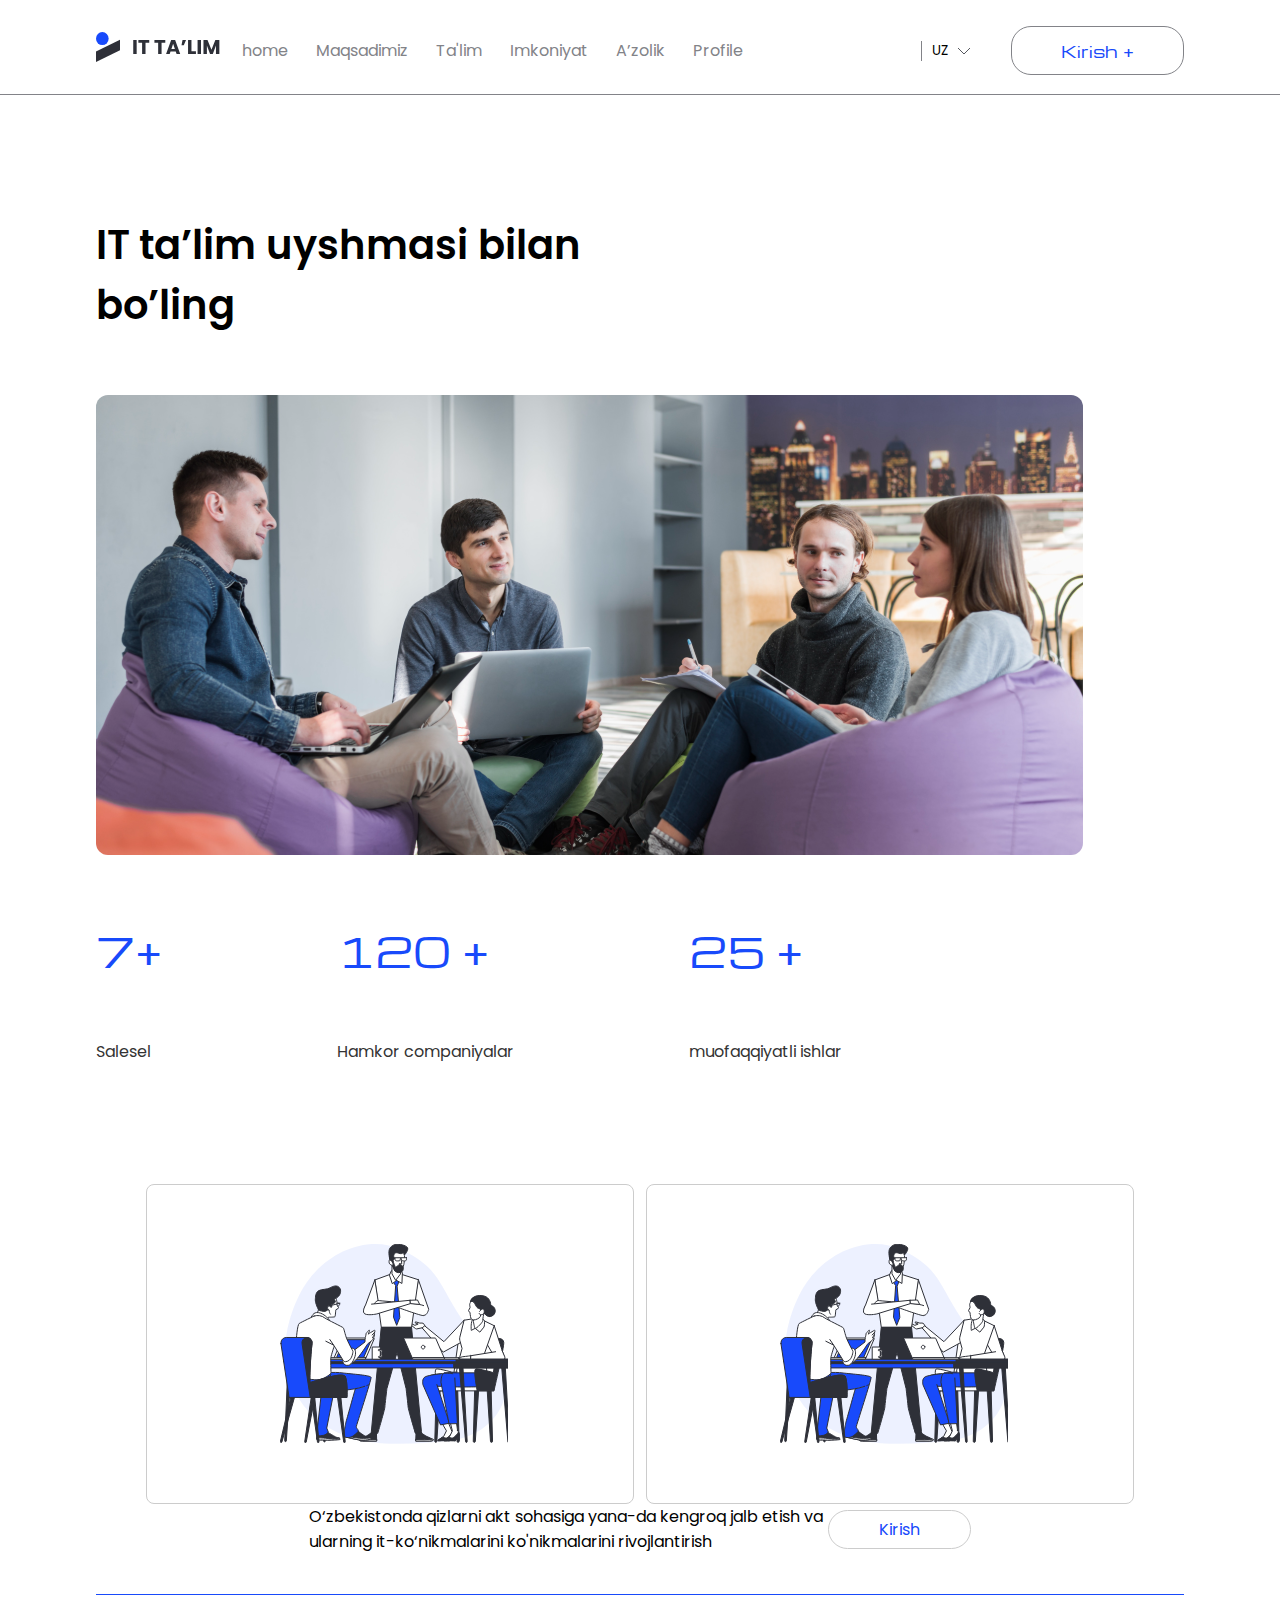
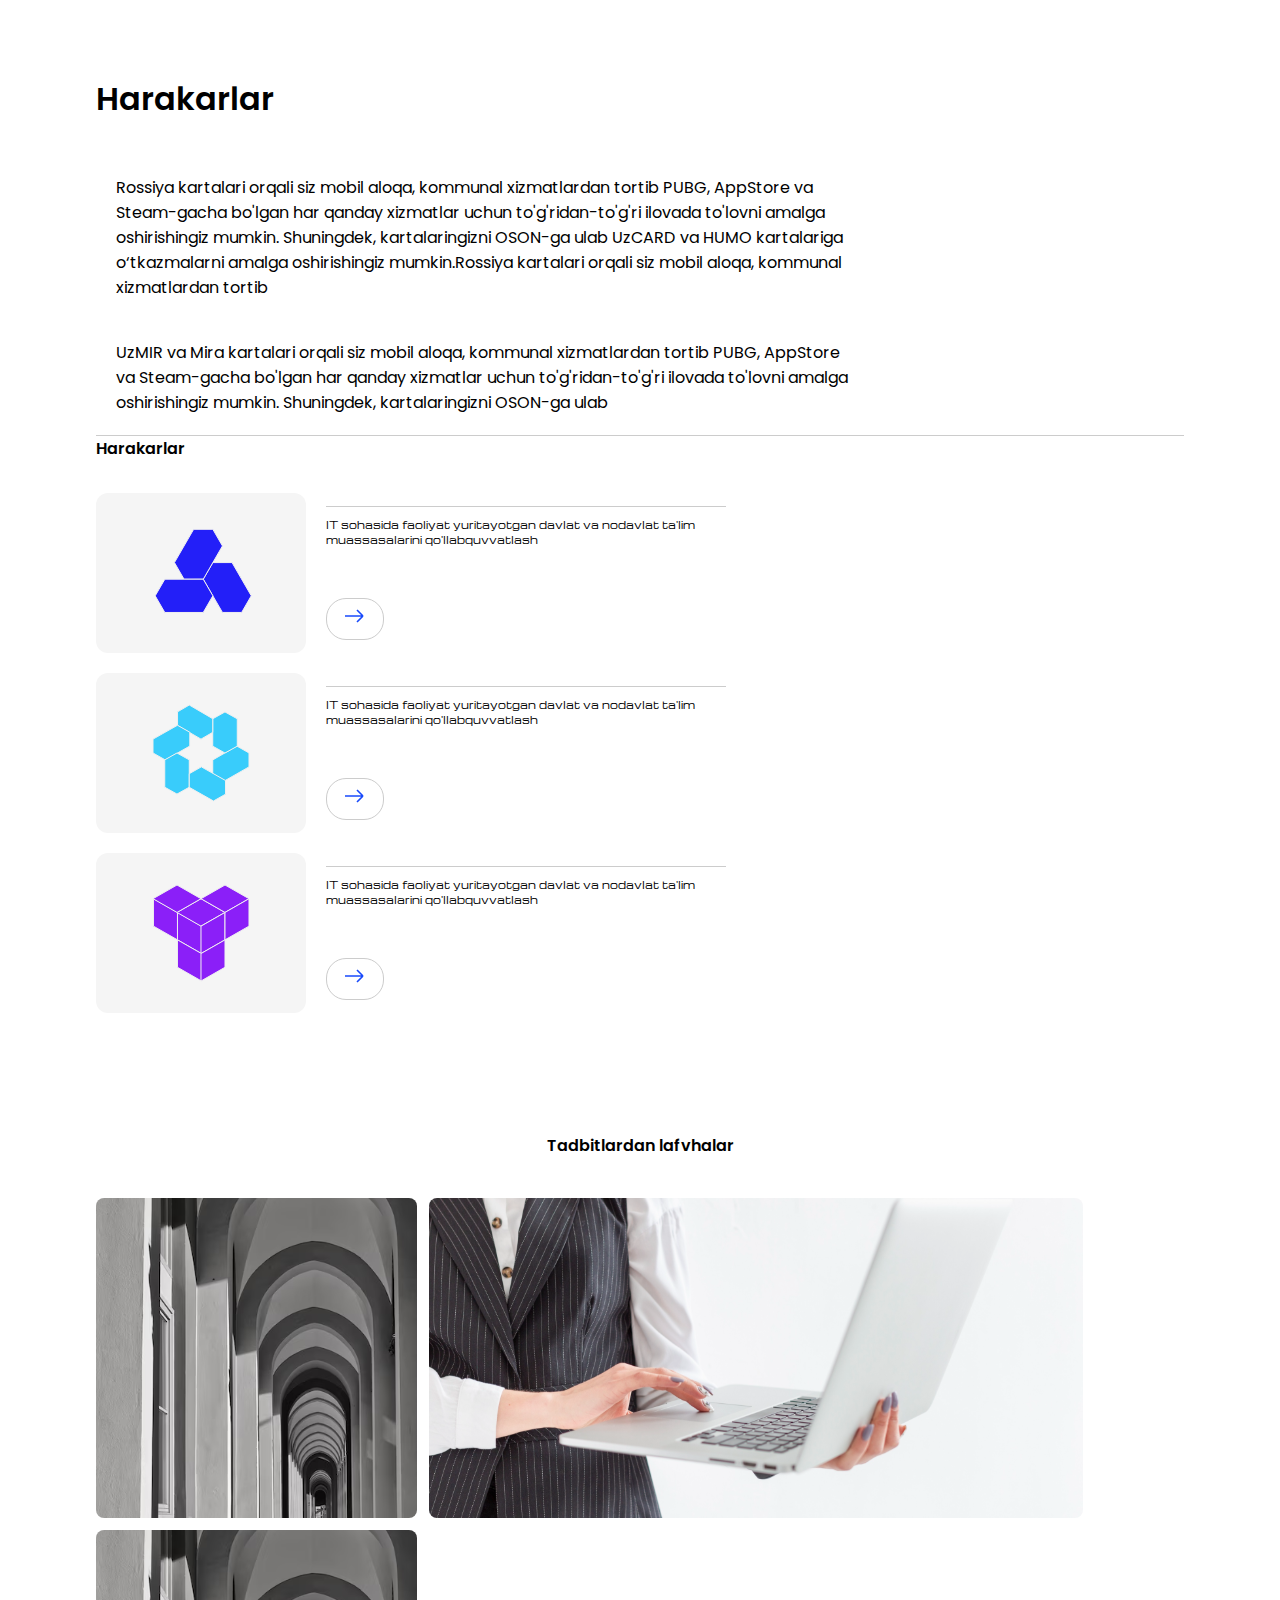
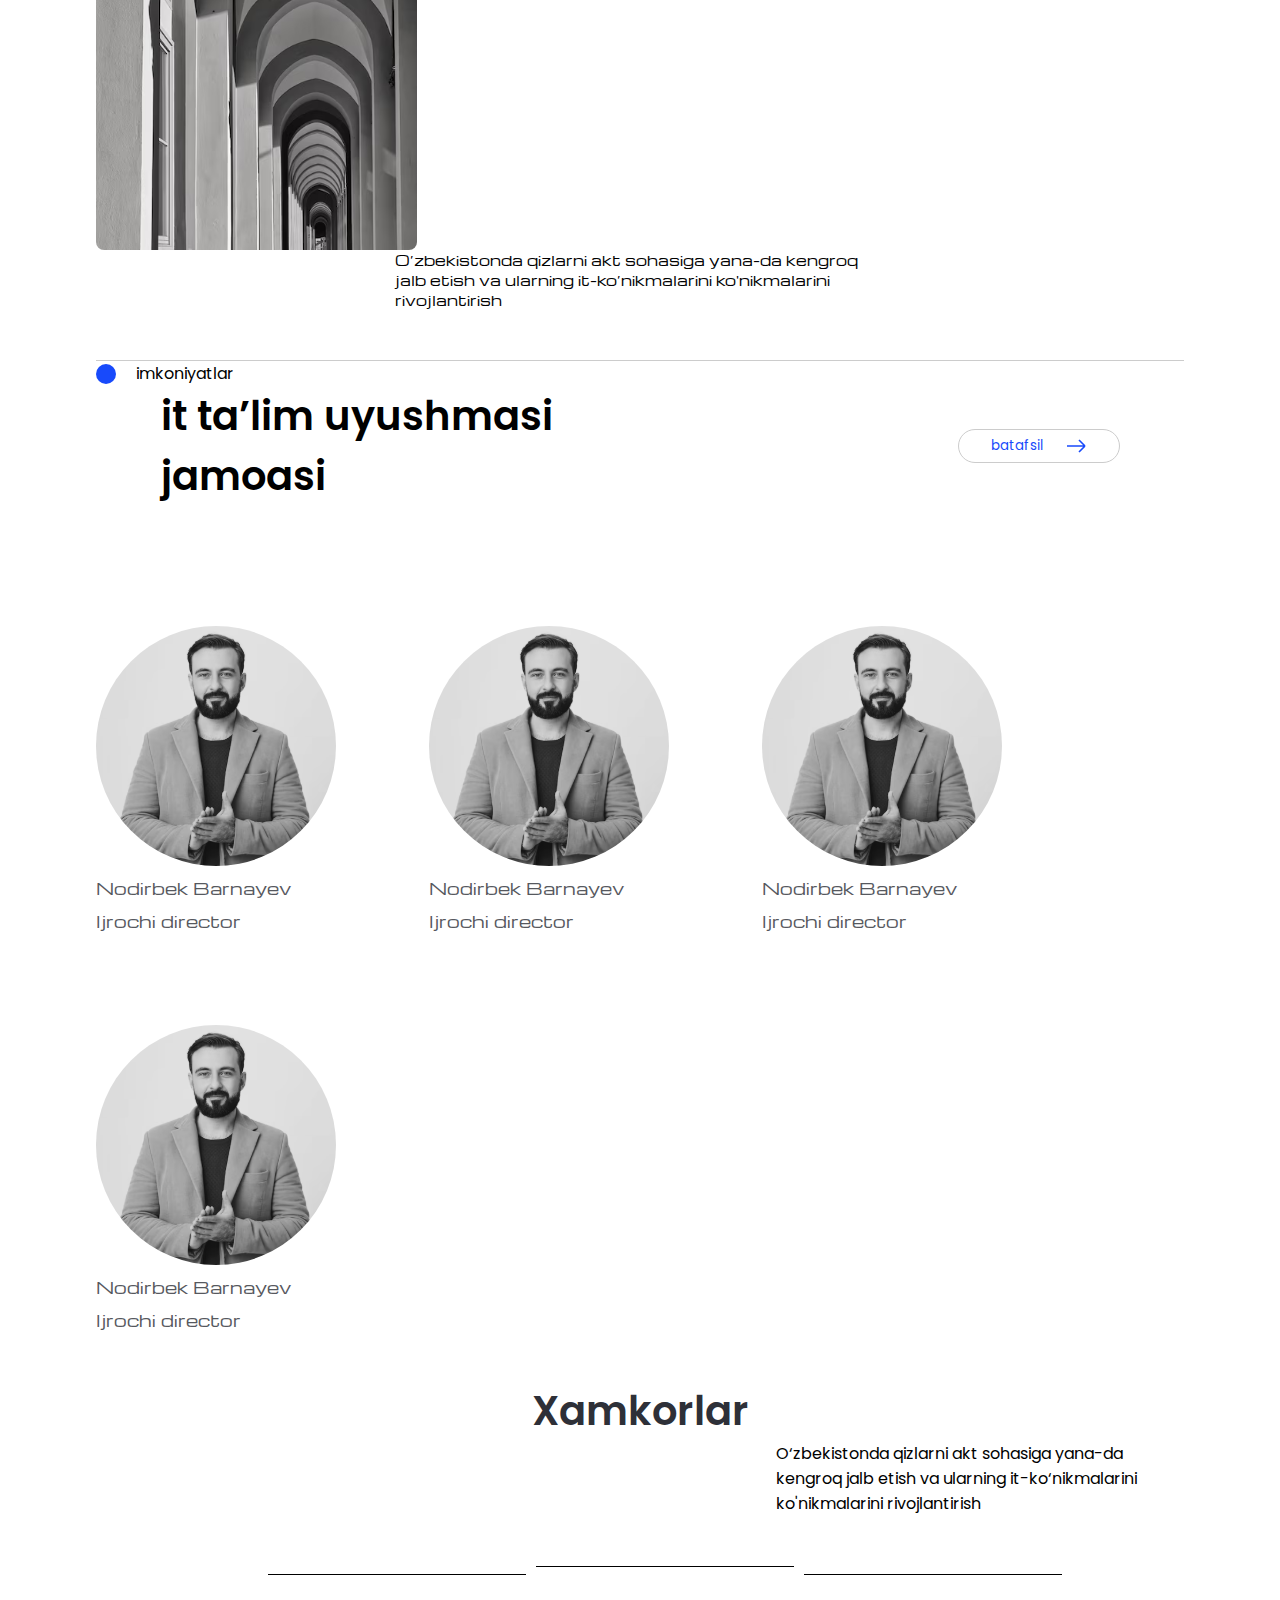
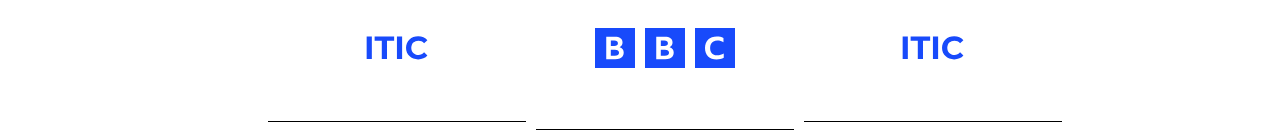
<file: pages/abaut.html>
<!DOCTYPE html>
<html lang="en">

<head>
    <meta charset="UTF-8">
    <meta name="viewport" content="width=device-width, initial-scale=1.0">
    <link rel="stylesheet" href="../css/about.min.css">
    <title>Document</title>
</head>

<body>
    <header class="header">
        <nav class="headder_nav container">
            <div class="header_nav-left">
                <div class="header_nav-logo"><a href="abaut.html"><img src="../images/logo.svg" alt="logo"></a></div>
                <ul class="header_nav-list">
                    <li class="header_nav-link">
                        <a href="../index.html">home</a>
                    </li>
                    <li class="header_nav-link">
                        <a href="./maqsadimiz.html">Maqsadimiz</a>
                    </li>
                    <li class="header_nav-link">
                        <a href="./talim.html">Ta'lim</a>
                    </li>
                    <li class="header_nav-link">
                        <a href="#">Imkoniyat</a>
                    </li>
                    <li class="header_nav-link">
                        <a href="#">A’zolik</a>
                    </li>
                    <li class="header_nav-link">
                        <a href="#">Profile</a>
                    </li>
                </ul>


            </div>
            <div class="header_nav-right">
                <i class="fa-solid fa-bars"></i>
                <button type="menu" class="header-btn-menu">
                    <span class="headder_btn-menu">
                        <p>UZ</p>
                        <img src="../images/strelkab.svg" alt="strelka-bottom">
                    </span>
                </button>

                <button type="submit" class="header_btn-submit">
                    <p>Kirish +</p>
                </button>

            </div>

        </nav>
    </header>

    <section class="about_hero container">
        <div class="about_wrapper">
            <p class="about_title">
                IT ta’lim uyshmasi bilan bo’ling
            </p>

            <div class="about_hero-img">
                <img src="../images/Business concept with team close up.svg" alt="">
            </div>

            <div class="about_hero-bottom">
                <div class="about-bottom-info">
                    <p class="about_hero-bottom-info">
                        7+
                    </p>

                    <p class="about_hero-bottom-desc">
                        Salesel
                    </p>
                </div>
                <div class="about-bottom-info">
                    <p class="about_hero-bottom-info">
                        120 +
                    </p>

                    <p class="about_hero-bottom-desc">
                        Hamkor companiyalar
                    </p>
                </div>
                <div class="about-bottom-info">
                    <p class="about_hero-bottom-info">
                        25 +
                    </p>

                    <p class="about_hero-bottom-desc">
                        muofaqqiyatli ishlar
                    </p>
                </div>
            </div>
        </div>
    </section>
    <section class="about-hero_bottom container">
        <div class="about-hero_bottom-cards">

            <div class="card">
                <img src="../images/aboutimg.svg" alt="" class="about_img">
            </div>
            <div class="card">
                <img src="../images/aboutimg.svg" alt="" class="about_img">
            </div>
        </div>

        <div class="about-hero_bottom-cards_bottom">
            <p class="about-hero_bottom-cards_bottom-desc">O‘zbekistonda qizlarni akt sohasiga yana-da kengroq jalb
                etish va ularning it-ko‘nikmalarini
                ko'nikmalarini rivojlantirish </p>
            <button type="submit" class="about-hero_bottom-cards_bottom-btn">Kirish</button>
        </div>


    </section>

    <section class="about-harakatlar container">
        <div class="about_harakatlar-wrapper">
            <p class="about_harakatlar-title">Harakarlar</p>

            <p class="about_harakatlar-wrapper-info">
                Rossiya kartalari orqali siz mobil aloqa, kommunal xizmatlardan tortib PUBG, AppStore va Steam-gacha
                bo'lgan har qanday xizmatlar uchun to'g'ridan-to'g'ri ilovada to'lovni amalga oshirishingiz mumkin.
                Shuningdek, kartalaringizni OSON-ga ulab UzCARD va HUMO kartalariga o‘tkazmalarni amalga oshirishingiz
                mumkin.Rossiya kartalari orqali siz mobil aloqa, kommunal xizmatlardan tortib
            </p>

            <p class="about_harakatlar-wrapper-info">
                UzMIR va Mira kartalari orqali siz mobil aloqa, kommunal xizmatlardan tortib PUBG, AppStore va
                Steam-gacha bo'lgan har qanday xizmatlar uchun to'g'ridan-to'g'ri ilovada to'lovni amalga oshirishingiz
                mumkin. Shuningdek, kartalaringizni OSON-ga ulab
            </p>
        </div>

    </section>


    <section class=" about-desc  container">
        <div class="about-desc-wrapper">
            <p class="about-desc-title">Harakarlar</p>


        </div>
        <div class="about-desc-cards-wrapper">
            <div class="about-desc-card">
                <img src="../images/aboutcard.svg" alt="">
                <div class="about-desc-card_left">
                    <p class="about-desc-card_left-text">IT sohasida faoliyat yuritayotgan davlat va nodavlat ta'lim
                        muassasalarini qo'llabquvvatlash</p>
                    <button class="about-desc-card_left-btn"><img src="../images/Vector 64.svg" alt=""></button>
                </div>
            </div>
            <div class="about-desc-card">
                <img src="../images/2.svg" alt="">
                <div class="about-desc-card_left">
                    <p class="about-desc-card_left-text">IT sohasida faoliyat yuritayotgan davlat va nodavlat ta'lim
                        muassasalarini qo'llabquvvatlash</p>
                    <button class="about-desc-card_left-btn"><img src="../images/Vector 64.svg" alt=""></button>
                </div>
            </div>
            <div class="about-desc-card">
                <img src="../images/3.svg" alt="">
                <div class="about-desc-card_left">
                    <p class="about-desc-card_left-text">IT sohasida faoliyat yuritayotgan davlat va nodavlat ta'lim
                        muassasalarini qo'llabquvvatlash</p>
                    <button class="about-desc-card_left-btn"><img src="../images/Vector 64.svg" alt=""></button>
                </div>
            </div>
        </div>


    </section>

    <section class="tadbitlar container">
        <div class="tadbitlar_wrapper">
            <p class="tadbitlar_title">Tadbitlardan lafvhalar</p>

        </div>

        <div class="tadbitlar-images">
            <img src="../images/t1.svg" alt="">
            <img src="../images/t2.svg" alt="">
            <img src="../images/t1.svg" alt="">
        </div>

        <div class="tadbitlar_wrapper">
            <p class="tadbitlar-text">
                O‘zbekistonda qizlarni akt sohasiga yana-da kengroq jalb etish va ularning it-ko‘nikmalarini
                ko'nikmalarini rivojlantirish
            </p>
        </div>
    </section>

    <section class="talimuyushmasi container">
        <span class="partniyorlar_top">
            <img src="../images/bluesrcle.svg" alt="">
            <p>imkoniyatlar</p>
        </span>

        <div class="talimuyushmasi_wrapper">
            <p class="talimuyushmasi_title">it ta’lim uyushmasi jamoasi</p>
            <button class="talimuyushmasi_top-btn">
                <span class="top-btn">
                    <p>batafsil</p>
                    <img src="../images/Vector 64.svg" alt="">
                </span>
            </button>
        </div>

        <div class="talimuyushmasi_cards">
            <div class="talimuyushmasi_card">
                <img src="../images/nodirbek.svg" alt="">
                <p class="talimuyushmasi-card_info">Nodirbek Barnayev</p>
                <p class="talimuyushmasi-card_desc">Ijrochi director</p>
            </div>
            <div class="talimuyushmasi_card">
                <img src="../images/nodirbek.svg" alt="">
                <p class="talimuyushmasi-card_info">Nodirbek Barnayev</p>
                <p class="talimuyushmasi-card_desc">Ijrochi director</p>
            </div>
            <div class="talimuyushmasi_card">
                <img src="../images/nodirbek.svg" alt="">
                <p class="talimuyushmasi-card_info">Nodirbek Barnayev</p>
                <p class="talimuyushmasi-card_desc">Ijrochi director</p>
            </div>
            <div class="talimuyushmasi_card">
                <img src="../images/nodirbek.svg" alt="">
                <p class="talimuyushmasi-card_info">Nodirbek Barnayev</p>
                <p class="talimuyushmasi-card_desc">Ijrochi director</p>
            </div>
        </div>
    </section>

    <section class="partniyorlar container">
        <span class="partniyorlar_top">
            <img src="../images/bluesrcle.svg" alt="">
            <p>imkoniyatlarf</p>
        </span>

        <div class="wrapper_title">
            <p class="partniyorlar_title">
                Xamkorlar
            </p>
        </div>
        <div class="wrapper_desc">
            <p class="partniyorlar_desc">
                O‘zbekistonda qizlarni akt sohasiga yana-da kengroq jalb etish va ularning it-ko‘nikmalarini ko'nikmalarini rivojlantirish 
            </p>
        </div>

        <div class="wrapper_cards-bottom">
            <div class="card-partniyorlar">
                <img src="../images/ITIC.svg" alt="" class="card_partniyorlar_text">
            </div>
            <div class="card-partniyorlar">
                <img src="../images/BBC_Logo_2021 3.svg" alt="" class="card_partniyorlar_text">
            </div>
            <div class="card-partniyorlar">
                <img src="../images/ITIC.svg" alt="" class="card_partniyorlar_text">
            </div>
        </div>
    </section>
</body>

</html>
</file>
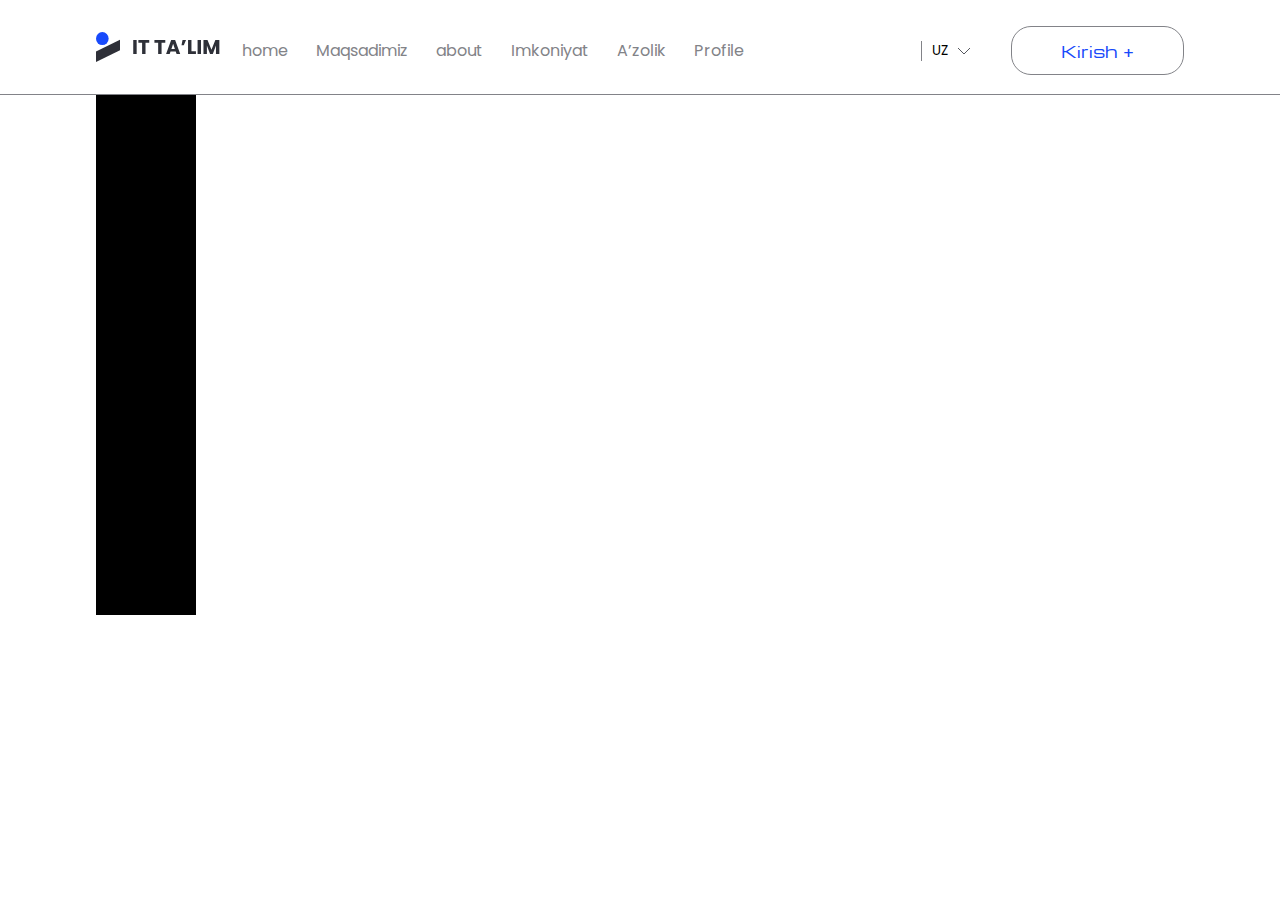
<file: pages/talim.html>
<!DOCTYPE html>
<html lang="en">
<head>
    <meta charset="UTF-8">
    <meta name="viewport" content="width=device-width, initial-scale=1.0">
    <link rel="stylesheet" href="../css/talim.min.css">
    <title>Document</title>
</head>
<body>
    <header class="header">
        <nav class="headder_nav container">
            <div class="header_nav-left">
                <div class="header_nav-logo"><a href="talim.html"><img src="../images/logo.svg" alt="logo"></a>
                </div>
                <ul class="header_nav-list">
                    <li class="header_nav-link">
                        <a href="../index.html">home</a>
                    </li>
                    <li class="header_nav-link">
                        <a href="./abaut.html">Maqsadimiz</a>
                    </li>
                    <li class="header_nav-link">
                        <a href="./abaut.html">about</a>
                    </li>
                    <li class="header_nav-link">
                        <a href="#">Imkoniyat</a>
                    </li>
                    <li class="header_nav-link">
                        <a href="#">A’zolik</a>
                    </li>
                    <li class="header_nav-link">
                        <a href="#">Profile</a>
                    </li>
                </ul>


            </div>
            <div class="header_nav-right">
                <i class="fa-solid fa-bars"></i>
                <button type="menu" class="header-btn-menu">
                    <span class="headder_btn-menu">
                        <p>UZ</p>
                        <img src="../images/strelkab.svg" alt="strelka-bottom">
                    </span>
                </button>

                <button type="submit" class="header_btn-submit">
                    <p>Kirish +</p>
                </button>

            </div>

        </nav>
    </header>

    <section class="talim-hero container">
        <div class="talim-hero-card">
            tfcvyvybyb
        </div>
    </section>
</body>
</html>
</file>
<file: css/about.min.css>
@import"https://fonts.googleapis.com/css2?family=Michroma&display=swap";@import"https://fonts.googleapis.com/css2?family=Poppins:ital,wght@0,100;0,200;0,300;0,400;0,500;0,600;0,700;0,800;0,900;1,100;1,200;1,300;1,400;1,500;1,600;1,700;1,800;1,900&display=swap";.header{padding-top:26px;border-bottom:1px solid #828388;padding-bottom:19px}.header .headder_nav{display:flex;align-items:center;justify-content:space-between}.header .headder_nav .header_nav-left{display:flex;align-items:center;gap:96px}.header .headder_nav .header_nav-left .header_nav-list{display:flex;align-items:center;gap:28px;color:#828388}.header .headder_nav .header_nav-left .header_nav-list{display:none}.header .headder_nav .header_nav-right{display:flex;align-items:center;gap:20px}.header .headder_nav .header_nav-right .header-btn-menu{background-color:rgba(0,0,0,0);border:none;border-left:1px solid #828388;padding-left:10px}.header .headder_nav .header_nav-right .header-btn-menu .headder_btn-menu{display:flex;gap:8px}.header .headder_nav .header_nav-right .header_btn-submit{padding:8px 20px;border:1px solid #828388;border-radius:20px;display:none;align-items:center;gap:16px;background-color:rgba(0,0,0,0)}.header .headder_nav .header_nav-right .header_btn-submit p{color:#184afb;font-size:12px;font-weight:200;font-family:"Michroma",sans-serif}@media(min-width: 660px){.header{padding-top:26px}.header .headder_nav{display:flex;justify-content:space-between}.header .headder_nav .header_nav-left{display:flex;align-items:center;gap:96px}.header .headder_nav .header_nav-left .header_nav-list{display:flex;align-items:center;gap:28px;color:#828388}.header .headder_nav .header_nav-left .header_nav-list{display:none}.header .headder_nav .header_nav-right{display:flex;align-items:center;gap:40px}.header .headder_nav .header_nav-right .header-btn-menu{background-color:rgba(0,0,0,0);border:none;border-left:1px solid #828388}.header .headder_nav .header_nav-right .header-btn-menu .headder_btn-menu{display:flex;gap:8px}.header .headder_nav .header_nav-right .header_btn-submit{padding:12px 49px;border:1px solid #828388;border-radius:20px;display:flex;align-items:center;gap:16px;background-color:rgba(0,0,0,0)}.header .headder_nav .header_nav-right .header_btn-submit p{color:#184afb;font-size:16px;font-weight:400;font-family:"Michroma",sans-serif}}@media(min-width: 1081px){.header{padding-top:26px}.header .headder_nav{display:flex;justify-content:space-between}.header .headder_nav .header_nav-left{display:flex;align-items:center;gap:20px}.header .headder_nav .header_nav-left .header_nav-list{display:flex;align-items:center;gap:28px;color:#828388}.header .headder_nav .header_nav-left .header_nav-list{display:flex}.header .headder_nav .header_nav-right{display:flex;align-items:center;gap:40px}.header .headder_nav .header_nav-right i{display:none}.header .headder_nav .header_nav-right .header-btn-menu{background-color:rgba(0,0,0,0);border:none;border-left:1px solid #828388}.header .headder_nav .header_nav-right .header-btn-menu .headder_btn-menu{display:flex;gap:8px}.header .headder_nav .header_nav-right .header_btn-submit{padding:12px 49px;border:1px solid #828388;border-radius:20px;display:flex;align-items:center;gap:16px;background-color:rgba(0,0,0,0)}.header .headder_nav .header_nav-right .header_btn-submit p{color:#184afb;font-size:16px;font-weight:400;font-family:"Michroma",sans-serif}}@media(min-width: 1440px){.header{padding-top:26px}.header .headder_nav{display:flex;justify-content:space-between}.header .headder_nav .header_nav-left{display:flex;align-items:center;gap:96px}.header .headder_nav .header_nav-left .header_nav-list{display:flex;align-items:center;gap:28px;color:#828388}.header .headder_nav .header_nav-left .header_nav-list{display:flex}.header .headder_nav .header_nav-right{display:flex;align-items:center;gap:75px}.header .headder_nav .header_nav-right i{display:none}.header .headder_nav .header_nav-right .header-btn-menu{background-color:rgba(0,0,0,0);border:none;border-left:1px solid #828388}.header .headder_nav .header_nav-right .header-btn-menu .headder_btn-menu{display:flex;gap:8px}.header .headder_nav .header_nav-right .header_btn-submit{padding:12px 49px;border:1px solid #828388;border-radius:20px;display:flex;align-items:center;gap:16px;background-color:rgba(0,0,0,0)}.header .headder_nav .header_nav-right .header_btn-submit p{color:#184afb;font-size:16px;font-weight:400;font-family:"Michroma",sans-serif}}*{margin:0;padding:0;box-sizing:border-box;font-family:"Poppins",sans-serif;text-decoration:none;list-style-type:none}.container{width:85%;margin:0 auto;max-width:1440px}button{cursor:pointer}a{color:inherit}.about_hero .about_wrapper{margin-top:120px;display:flex;flex-direction:column;align-items:start;justify-content:center;gap:60px}.about_hero .about_wrapper .about_title{font-size:20px;font-weight:600;width:223px}.about_hero .about_hero-bottom{display:flex;align-items:center;gap:100px}.about_hero .about_hero-bottom .about_hero-bottom-info{font-size:20px;font-weight:200;color:#184afb;font-family:Michroma;padding-bottom:30px}.about_hero .about_hero-bottom .about_hero-bottom-desc{font-size:10px;font-weight:400;color:#333}@media(min-width: 768px){.about_hero .about_wrapper{margin-top:120px;display:flex;flex-direction:column;align-items:start;justify-content:center;gap:60px}.about_hero .about_wrapper .about_title{font-size:30px;font-weight:600;width:290px}.about_hero .about_hero-bottom{display:flex;align-items:center;gap:175px}.about_hero .about_hero-bottom .about_hero-bottom-info{font-size:30px;font-weight:200;color:#184afb;font-family:Michroma;padding-bottom:45px}.about_hero .about_hero-bottom .about_hero-bottom-desc{font-size:16px;font-weight:400;color:#333}}@media(min-width: 768px){.about_hero .about_wrapper{margin-top:120px;display:flex;flex-direction:column;align-items:start;justify-content:center;gap:60px}.about_hero .about_wrapper .about_title{font-size:40px;font-weight:600;width:493px}.about_hero .about_hero-bottom{display:flex;align-items:center;gap:175px}.about_hero .about_hero-bottom .about_hero-bottom-info{font-size:40px;font-weight:400;color:#184afb;font-family:Michroma;padding-bottom:60px}.about_hero .about_hero-bottom .about_hero-bottom-desc{font-size:16px;font-weight:400;color:#333}}.about-hero_bottom{padding-bottom:40px;border-bottom:1px solid #184afb}.about-hero_bottom .about-hero_bottom-cards{padding-top:120px;display:flex;flex-direction:column;align-items:center;justify-content:center;gap:12px}.about-hero_bottom .about-hero_bottom-cards .card{display:flex;align-items:center;justify-content:center;width:488px;height:320px;border:1px solid #ccc;border-radius:8px}.about-hero_bottom .about-hero_bottom-cards_bottom-desc{font-size:10px;font-weight:400;width:300px}.about-hero_bottom .about-hero_bottom-cards_bottom-btn{font-size:16px;font-weight:400;color:#184afb;padding:5px 40px;border-radius:20px;background-color:rgba(0,0,0,0);border:1px solid #ccc}.about-hero_bottom .about-hero_bottom-cards_bottom{display:flex;align-items:center;justify-content:center}@media(min-width: 768px){.about-hero_bottom .about-hero_bottom-cards{padding-top:120px;display:flex;flex-direction:column;align-items:center;justify-content:center;gap:12px}.about-hero_bottom .about-hero_bottom-cards .card{display:flex;align-items:center;justify-content:center;width:488px;height:320px;border:1px solid #ccc;border-radius:8px}.about-hero_bottom .about-hero_bottom-cards_bottom-desc{font-size:16px;font-weight:400;width:400px}.about-hero_bottom .about-hero_bottom-cards_bottom-btn{font-size:16px;font-weight:400;color:#184afb;padding:6px 50px;border-radius:20px;background-color:rgba(0,0,0,0);border:1px solid #ccc}.about-hero_bottom .about-hero_bottom-cards_bottom{display:flex;align-items:center;justify-content:center}}@media(min-width: 992px){.about-hero_bottom .about-hero_bottom-cards{padding-top:120px;display:flex;flex-direction:row;align-items:center;justify-content:center;gap:12px}.about-hero_bottom .about-hero_bottom-cards .card{display:flex;align-items:center;justify-content:center;width:488px;height:320px;border:1px solid #ccc;border-radius:8px}.about-hero_bottom .about-hero_bottom-cards_bottom-desc{font-size:16px;font-weight:400;width:519px}.about-hero_bottom .about-hero_bottom-cards_bottom-btn{font-size:16px;font-weight:400;color:#184afb;padding:6px 50px;border-radius:20px;background-color:rgba(0,0,0,0);border:1px solid #ccc}.about-hero_bottom .about-hero_bottom-cards_bottom{display:flex;align-items:center;justify-content:center}}.about-harakatlar{border-bottom:1px solid #ccc;padding-top:80px}.about-harakatlar .about_harakatlar-wrapper{display:flex;flex-direction:column;align-items:start;justify-content:center}.about-harakatlar .about_harakatlar-wrapper .about_harakatlar-title{font-size:26px;font-weight:600;padding-bottom:32px}.about-harakatlar .about_harakatlar-wrapper .about_harakatlar-wrapper-info{padding:20px;font-size:14px;font-weight:400;width:500px}@media(min-width: 768px){.about-harakatlar{border-bottom:1px solid #ccc;padding-top:80px}.about-harakatlar .about_harakatlar-wrapper{display:flex;flex-direction:column;align-items:start;justify-content:center}.about-harakatlar .about_harakatlar-wrapper .about_harakatlar-title{font-size:26px;font-weight:600;padding-bottom:32px}.about-harakatlar .about_harakatlar-wrapper .about_harakatlar-wrapper-info{padding:20px;font-size:46px;font-weight:400;width:600px}}@media(min-width: 992px){.about-harakatlar{border-bottom:1px solid #ccc;padding-top:80px}.about-harakatlar .about_harakatlar-wrapper{display:flex;flex-direction:column;align-items:start;justify-content:center}.about-harakatlar .about_harakatlar-wrapper .about_harakatlar-title{font-size:32px;font-weight:600;padding-bottom:32px}.about-harakatlar .about_harakatlar-wrapper .about_harakatlar-wrapper-info{padding:20px;font-size:16px;font-weight:400;width:782px}}.about-desc .about-desc-wrapper{display:flex;align-items:center;justify-content:start}.about-desc .about-desc-wrapper .about-desc-title{font-size:16px;font-weight:600;padding-bottom:32px}.about-desc .about-desc-cards-wrapper{display:flex;flex-direction:column;align-items:start;justify-content:center;gap:20px}.about-desc .about-desc-cards-wrapper .about-desc-card{display:flex;align-items:center;gap:20px}.about-desc .about-desc-cards-wrapper .about-desc-card_left-text{border-top:1px solid #ccc;padding-top:10px;padding-bottom:51px;font-size:10px;font-weight:400;font-family:Michroma;width:400px}.about-desc .about-desc-cards-wrapper .about-desc-card_left-btn{padding:10px 18px;border-radius:20px;border:1px solid #ccc;background-color:rgba(0,0,0,0)}@media(min-with: 768px){.about-desc .about-desc-wrapper{display:flex;align-items:center;justify-content:start}.about-desc .about-desc-wrapper .about-desc-title{font-size:28px;font-weight:600;padding-bottom:32px}.about-desc .about-desc-cards-wrapper{display:flex;flex-direction:column;align-items:start;justify-content:center;gap:20px}.about-desc .about-desc-cards-wrapper .about-desc-card{display:flex;align-items:center;gap:20px}.about-desc .about-desc-cards-wrapper .about-desc-card_left-text{border-top:1px solid #ccc;padding-top:10px;padding-bottom:51px;font-size:16px;font-weight:400;font-family:Michroma;width:48x0px}.about-desc .about-desc-cards-wrapper .about-desc-card_left-btn{padding:10px 18px;border-radius:20px;border:1px solid #ccc;background-color:rgba(0,0,0,0)}}@media(min-with: 992px){.about-desc .about-desc-wrapper{display:flex;align-items:center;justify-content:start}.about-desc .about-desc-wrapper .about-desc-title{font-size:32px;font-weight:600;padding-bottom:32px}.about-desc .about-desc-cards-wrapper{display:flex;flex-direction:column;align-items:start;justify-content:center;gap:20px}.about-desc .about-desc-cards-wrapper .about-desc-card{display:flex;align-items:center;gap:20px}.about-desc .about-desc-cards-wrapper .about-desc-card_left-text{border-top:1px solid #ccc;padding-top:10px;padding-bottom:51px;font-size:16px;font-weight:400;font-family:Michroma;width:780px}.about-desc .about-desc-cards-wrapper .about-desc-card_left-btn{padding:10px 18px;border-radius:20px;border:1px solid #ccc;background-color:rgba(0,0,0,0)}}.tadbitlar{border-bottom:1px solid #ccc}.tadbitlar .tadbitlar_wrapper{display:flex;align-items:center;justify-content:center}.tadbitlar .tadbitlar_wrapper .tadbitlar_title{padding-top:120px;font-size:16px;font-weight:600}.tadbitlar .tadbitlar_wrapper .tadbitlar-text{font-size:14px;font-weight:400;font-family:Michroma;width:490px;padding-bottom:50px}.tadbitlar .tadbitlar-images{padding-top:40px;display:flex;flex-wrap:wrap;gap:12px}.talimuyushmasi .partniyorlar_top{display:flex;align-items:center;gap:20px}.talimuyushmasi .talimuyushmasi_wrapper{display:flex;align-items:center;justify-content:center;gap:150px}.talimuyushmasi .talimuyushmasi_title{font-size:20px;font-weight:600;width:200px}.talimuyushmasi .talimuyushmasi_top-btn{border:1px solid #ccc;border-radius:20px;background-color:rgba(0,0,0,0);display:none}.talimuyushmasi .talimuyushmasi_top-btn .top-btn{display:flex;gap:24px;padding:6px 32px;color:#184afb}.talimuyushmasi .talimuyushmasi_cards{margin-top:120px;display:flex;align-items:center;flex-wrap:wrap;gap:93px}.talimuyushmasi .talimuyushmasi_cards .talimuyushmasi_card{display:flex;flex-direction:column;gap:10px}.talimuyushmasi .talimuyushmasi_cards .talimuyushmasi-card_info{font-size:8px;font-weight:400;font-family:Michroma;color:#56585e}.talimuyushmasi .talimuyushmasi_cards .talimuyushmasi-card_desc{font-size:8px;font-weight:400;font-family:Michroma;color:#56585e}@media(min-width: 768px){.talimuyushmasi .partniyorlar_top{display:flex;align-items:center;gap:20px}.talimuyushmasi .talimuyushmasi_wrapper{display:flex;align-items:center;justify-content:center;gap:200px}.talimuyushmasi .talimuyushmasi_title{font-size:30px;font-weight:600;width:200px}.talimuyushmasi .talimuyushmasi_top-btn{border:1px solid #ccc;border-radius:20px;background-color:rgba(0,0,0,0);display:block}.talimuyushmasi .talimuyushmasi_top-btn .top-btn{display:flex;gap:24px;padding:6px 32px;color:#184afb}.talimuyushmasi .talimuyushmasi_cards{margin-top:120px;display:flex;align-items:center;flex-wrap:wrap;gap:93px}.talimuyushmasi .talimuyushmasi_cards .talimuyushmasi_card{display:flex;flex-direction:column;gap:10px}.talimuyushmasi .talimuyushmasi_cards .talimuyushmasi-card_info{font-size:16px;font-weight:400;font-family:Michroma;color:#56585e}.talimuyushmasi .talimuyushmasi_cards .talimuyushmasi-card_desc{font-size:16px;font-weight:400;font-family:Michroma;color:#56585e}}@media(min-width: 768px){.talimuyushmasi .partniyorlar_top{display:flex;align-items:center;gap:20px}.talimuyushmasi .talimuyushmasi_wrapper{display:flex;align-items:center;justify-content:center;gap:365px}.talimuyushmasi .talimuyushmasi_title{font-size:40px;font-weight:600;width:432px}.talimuyushmasi .talimuyushmasi_top-btn{border:1px solid #ccc;border-radius:20px;background-color:rgba(0,0,0,0);display:block}.talimuyushmasi .talimuyushmasi_top-btn .top-btn{display:flex;gap:24px;padding:6px 32px;color:#184afb}.talimuyushmasi .talimuyushmasi_cards{margin-top:120px;display:flex;align-items:center;flex-wrap:wrap;gap:93px}.talimuyushmasi .talimuyushmasi_cards .talimuyushmasi_card{display:flex;flex-direction:column;gap:10px}.talimuyushmasi .talimuyushmasi_cards .talimuyushmasi-card_info{font-size:16px;font-weight:400;font-family:Michroma;color:#56585e}.talimuyushmasi .talimuyushmasi_cards .talimuyushmasi-card_desc{font-size:16px;font-weight:400;font-family:Michroma;color:#56585e}}.partniyorlar{margin-top:50px}.partniyorlar .partniyorlar_top{display:none;align-items:center;gap:20px}.partniyorlar .wrapper_title{display:flex;justify-content:center}.partniyorlar .wrapper_title .partniyorlar_title{font-size:20px;font-weight:600;color:#2e3038}.partniyorlar .wrapper_desc{display:flex;justify-content:end}.partniyorlar .wrapper_desc .partniyorlar_desc{font-size:8px;font-weight:400;width:204px}.partniyorlar .wrapper_cards-bottom{padding-left:50px;flex-direction:column;display:flex;align-items:center;justify-content:center;gap:10px}.partniyorlar .wrapper_cards-bottom .card-partniyorlar{border-top:1px solid #000;border-bottom:1px solid #000;display:flex;align-items:center;justify-content:center;width:258px}.partniyorlar .wrapper_cards-bottom .card-partniyorlar .card_partniyorlar_text{padding:61px}@media(min-width: 768px){.partniyorlar{margin-top:50px}.partniyorlar .partniyorlar_top{display:none;align-items:center;gap:20px}.partniyorlar .wrapper_title{display:flex;justify-content:center}.partniyorlar .wrapper_title .partniyorlar_title{font-size:30px;font-weight:600;color:#2e3038}.partniyorlar .wrapper_desc{display:flex;justify-content:end}.partniyorlar .wrapper_desc .partniyorlar_desc{font-size:16px;font-weight:400;width:306px}.partniyorlar .wrapper_cards-bottom{padding-left:50px;flex-direction:row;display:flex;align-items:center;justify-content:center;gap:10px}.partniyorlar .wrapper_cards-bottom .card-partniyorlar{border-top:1px solid #000;border-bottom:1px solid #000;display:flex;align-items:center;justify-content:center;width:258px}.partniyorlar .wrapper_cards-bottom .card-partniyorlar .card_partniyorlar_text{padding:61px}}@media(min-width: 992px){.partniyorlar{margin-top:50px}.partniyorlar .partniyorlar_top{display:none;align-items:center;gap:20px}.partniyorlar .wrapper_title{display:flex;justify-content:center}.partniyorlar .wrapper_title .partniyorlar_title{font-size:40px;font-weight:600;color:#2e3038}.partniyorlar .wrapper_desc{display:flex;justify-content:end}.partniyorlar .wrapper_desc .partniyorlar_desc{font-size:16px;font-weight:400;width:408px}.partniyorlar .wrapper_cards-bottom{padding-top:50px;padding-left:50px;flex-direction:row;display:flex;align-items:center;justify-content:center;gap:10px}.partniyorlar .wrapper_cards-bottom .card-partniyorlar{border-top:1px solid #000;border-bottom:1px solid #000;display:flex;align-items:center;justify-content:center;width:258px}.partniyorlar .wrapper_cards-bottom .card-partniyorlar .card_partniyorlar_text{padding:61px}}
</file>
<file: css/talim.min.css>
@import"https://fonts.googleapis.com/css2?family=Michroma&display=swap";@import"https://fonts.googleapis.com/css2?family=Poppins:ital,wght@0,100;0,200;0,300;0,400;0,500;0,600;0,700;0,800;0,900;1,100;1,200;1,300;1,400;1,500;1,600;1,700;1,800;1,900&display=swap";*{margin:0;padding:0;box-sizing:border-box;font-family:"Poppins",sans-serif;text-decoration:none;list-style-type:none}.container{width:85%;margin:0 auto;max-width:1440px}button{cursor:pointer}a{color:inherit}.header{padding-top:26px;border-bottom:1px solid #828388;padding-bottom:19px}.header .headder_nav{display:flex;align-items:center;justify-content:space-between}.header .headder_nav .header_nav-left{display:flex;align-items:center;gap:96px}.header .headder_nav .header_nav-left .header_nav-list{display:flex;align-items:center;gap:28px;color:#828388}.header .headder_nav .header_nav-left .header_nav-list{display:none}.header .headder_nav .header_nav-right{display:flex;align-items:center;gap:20px}.header .headder_nav .header_nav-right .header-btn-menu{background-color:rgba(0,0,0,0);border:none;border-left:1px solid #828388;padding-left:10px}.header .headder_nav .header_nav-right .header-btn-menu .headder_btn-menu{display:flex;gap:8px}.header .headder_nav .header_nav-right .header_btn-submit{padding:8px 20px;border:1px solid #828388;border-radius:20px;display:none;align-items:center;gap:16px;background-color:rgba(0,0,0,0)}.header .headder_nav .header_nav-right .header_btn-submit p{color:#184afb;font-size:12px;font-weight:200;font-family:"Michroma",sans-serif}@media(min-width: 660px){.header{padding-top:26px}.header .headder_nav{display:flex;justify-content:space-between}.header .headder_nav .header_nav-left{display:flex;align-items:center;gap:96px}.header .headder_nav .header_nav-left .header_nav-list{display:flex;align-items:center;gap:28px;color:#828388}.header .headder_nav .header_nav-left .header_nav-list{display:none}.header .headder_nav .header_nav-right{display:flex;align-items:center;gap:40px}.header .headder_nav .header_nav-right .header-btn-menu{background-color:rgba(0,0,0,0);border:none;border-left:1px solid #828388}.header .headder_nav .header_nav-right .header-btn-menu .headder_btn-menu{display:flex;gap:8px}.header .headder_nav .header_nav-right .header_btn-submit{padding:12px 49px;border:1px solid #828388;border-radius:20px;display:flex;align-items:center;gap:16px;background-color:rgba(0,0,0,0)}.header .headder_nav .header_nav-right .header_btn-submit p{color:#184afb;font-size:16px;font-weight:400;font-family:"Michroma",sans-serif}}@media(min-width: 1081px){.header{padding-top:26px}.header .headder_nav{display:flex;justify-content:space-between}.header .headder_nav .header_nav-left{display:flex;align-items:center;gap:20px}.header .headder_nav .header_nav-left .header_nav-list{display:flex;align-items:center;gap:28px;color:#828388}.header .headder_nav .header_nav-left .header_nav-list{display:flex}.header .headder_nav .header_nav-right{display:flex;align-items:center;gap:40px}.header .headder_nav .header_nav-right i{display:none}.header .headder_nav .header_nav-right .header-btn-menu{background-color:rgba(0,0,0,0);border:none;border-left:1px solid #828388}.header .headder_nav .header_nav-right .header-btn-menu .headder_btn-menu{display:flex;gap:8px}.header .headder_nav .header_nav-right .header_btn-submit{padding:12px 49px;border:1px solid #828388;border-radius:20px;display:flex;align-items:center;gap:16px;background-color:rgba(0,0,0,0)}.header .headder_nav .header_nav-right .header_btn-submit p{color:#184afb;font-size:16px;font-weight:400;font-family:"Michroma",sans-serif}}@media(min-width: 1440px){.header{padding-top:26px}.header .headder_nav{display:flex;justify-content:space-between}.header .headder_nav .header_nav-left{display:flex;align-items:center;gap:96px}.header .headder_nav .header_nav-left .header_nav-list{display:flex;align-items:center;gap:28px;color:#828388}.header .headder_nav .header_nav-left .header_nav-list{display:flex}.header .headder_nav .header_nav-right{display:flex;align-items:center;gap:75px}.header .headder_nav .header_nav-right i{display:none}.header .headder_nav .header_nav-right .header-btn-menu{background-color:rgba(0,0,0,0);border:none;border-left:1px solid #828388}.header .headder_nav .header_nav-right .header-btn-menu .headder_btn-menu{display:flex;gap:8px}.header .headder_nav .header_nav-right .header_btn-submit{padding:12px 49px;border:1px solid #828388;border-radius:20px;display:flex;align-items:center;gap:16px;background-color:rgba(0,0,0,0)}.header .headder_nav .header_nav-right .header_btn-submit p{color:#184afb;font-size:16px;font-weight:400;font-family:"Michroma",sans-serif}}.talim-hero .talim-hero-card{width:100px;height:520px;border:1px solid #000;background:#000}
</file>
